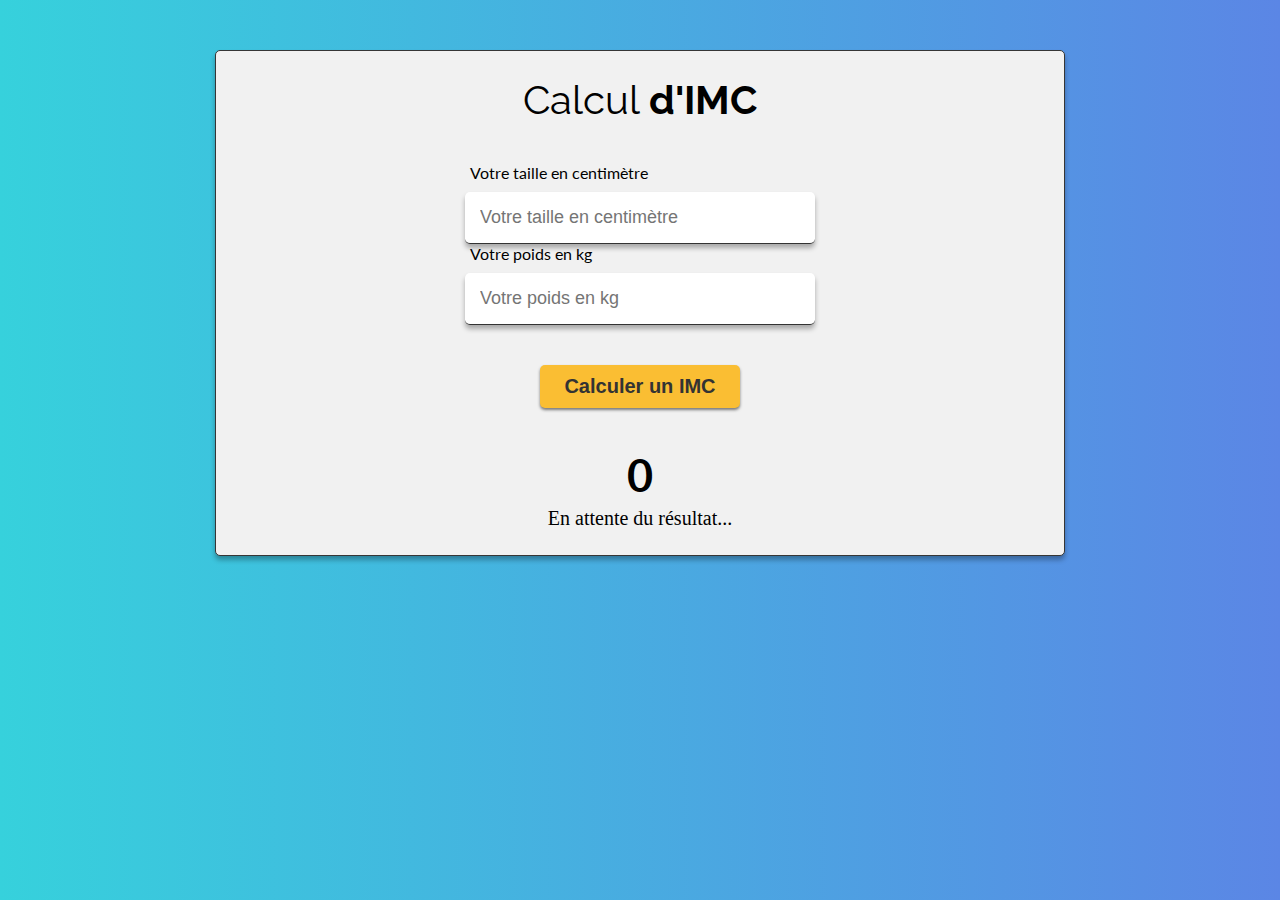
<file: 1.IMC/index.html>
<!DOCTYPE html>
<html lang="fr">
  <head>
    <meta charset="UTF-8" />
    <meta http-equiv="X-UA-Compatible" content="IE=edge" />
    <meta name="viewport" content="width=device-width, initial-scale=1.0" />
    <title>Calcul IMC</title>
    <link rel="stylesheet" href="./style.css" />
    <link rel="preconnect" href="https://fonts.googleapis.com" />
    <link rel="preconnect" href="https://fonts.gstatic.com" crossorigin />
    <link
      href="https://fonts.googleapis.com/css2?family=Lato:wght@100;300;400;700;900&family=Raleway:wght@100;200;300;400;500;600;700;800;900&display=swap"
      rel="stylesheet"
    />
  </head>
  <body>
    <div class="container">
      <h1>Calcul <span>d'IMC</span></h1>
      <form>
        <div class="inputs-container"> 
          <div class="input-group">
            <label for="height">Votre taille en centimètre</label>
            <input 
              type="number"
              placeholder="Votre taille en centimètre"
              id="height"
              class="height-input"
            >
            <label for="weight">Votre poids en kg</label>
            <input 
              type="number"
              placeholder="Votre poids en kg"
              id="weight"
              class="weight-input"
            >
          </div>
        </div>
        <button>Calculer un IMC</button>
      </form>
      <div class="info">
        <p class="bmi-value">0</p>
        <p class="result">En attente du résultat...</p>
      </div>
    </div>
    
  <script src="app.js"></script>
  </body>
</html>
</file>
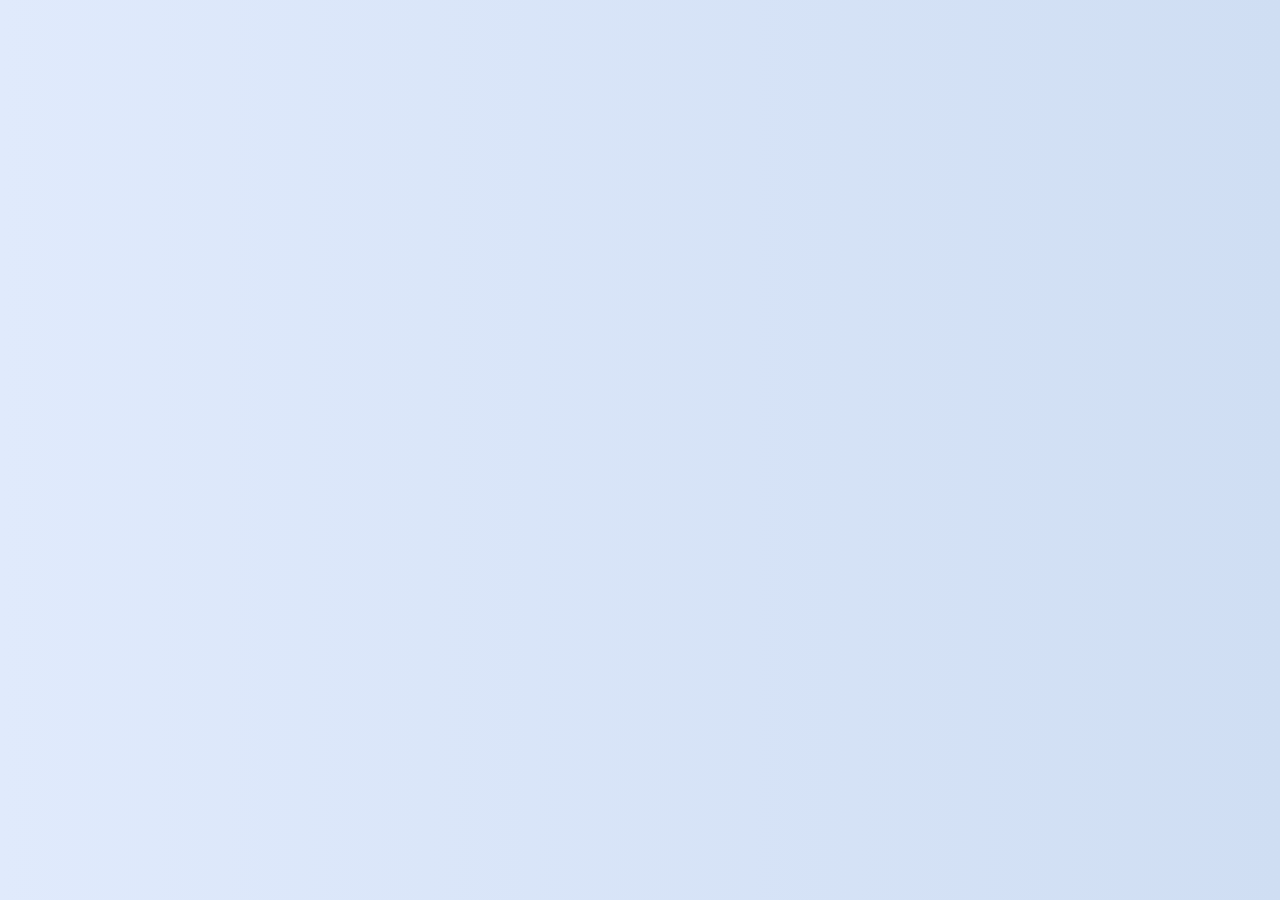
<file: 2.Quizz/index.html>
<!DOCTYPE html>
<html lang="fr">
  <head>
    <meta charset="UTF-8" />
    <meta name="viewport" content="width=device-width, initial-scale=1.0" />
    <title>Quizz JS</title>
    <link rel="stylesheet" href="style.css" />
    <link rel="preconnect" href="https://fonts.googleapis.com">
    <link rel="preconnect" href="https://fonts.gstatic.com" crossorigin>
    <link href="https://fonts.googleapis.com/css2?family=Open+Sans:wght@300;400;500;600;700;800&family=Roboto:wght@100;300;400;500;700;900&display=swap" rel="stylesheet">
  </head>
  <body>
    

    <script src="app.js"></script>
  </body>
</html>
</file>
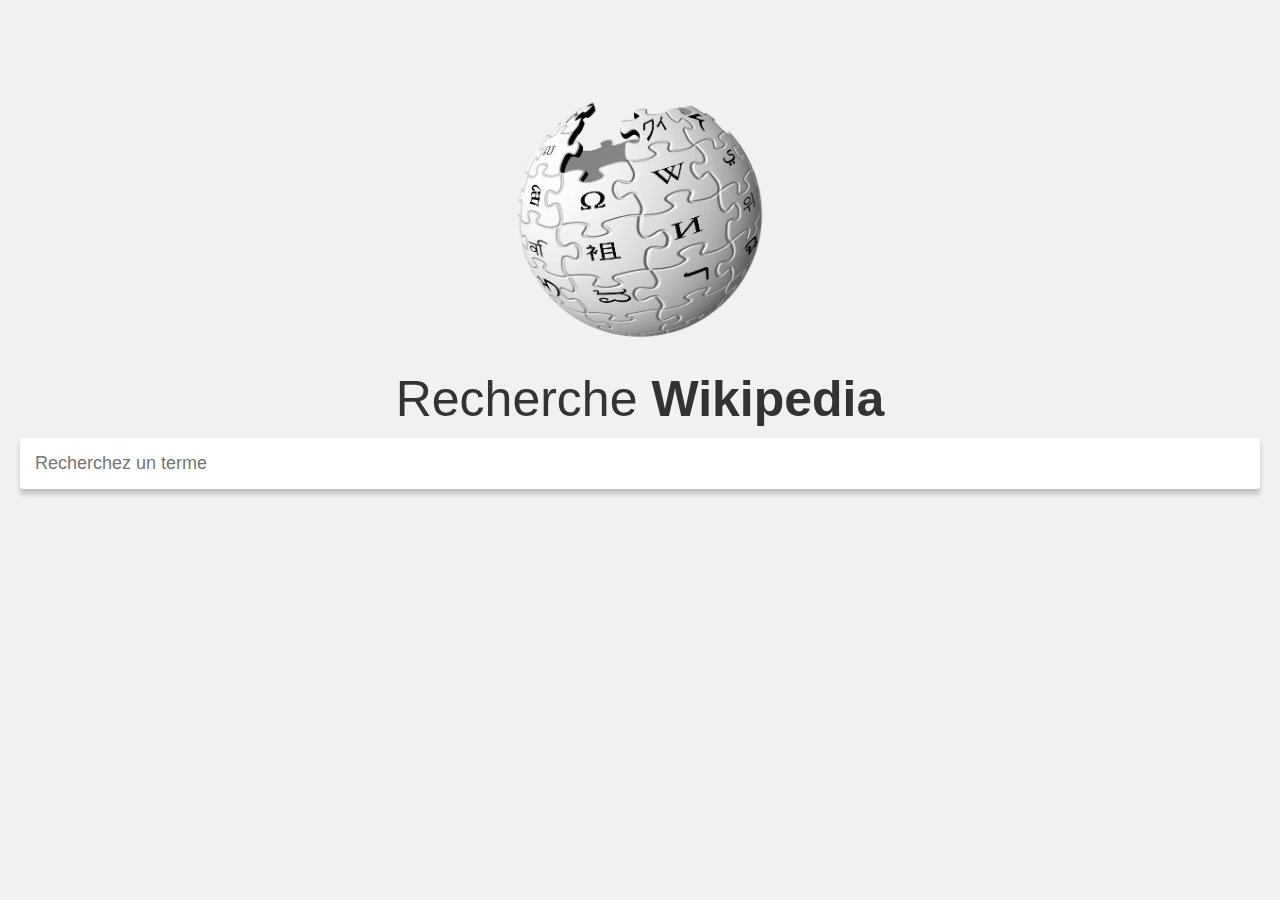
<file: 3.WikiApp/index.html>
<!DOCTYPE html>
<html lang="fr">

<head>
  <meta charset="UTF-8" />
  <meta name="viewport" content="width=device-width, initial-scale=1.0" />
  <title>Wiki API</title>
  <link rel="stylesheet" href="style.css" />
</head>

<body>
  <img src="images/wiki-logo.png" alt="wikipedia logo" class="wiki-logo">
  <h1>Recherche <span>Wikipedia</span></h1>
  <form action="">
    <input type="text" name="" id="" class="search-input" placeholder="Recherchez un terme">
  </form>

  <p class="error-msg"></p>

  <div class="result-display"></div>

  <div class="loader">
    <span class="dot"></span>
    <span class="dot"></span>
    <span class="dot"></span>
  </div>

  <script type="module" src="app.js"></script>
</body>

</html>
</file>
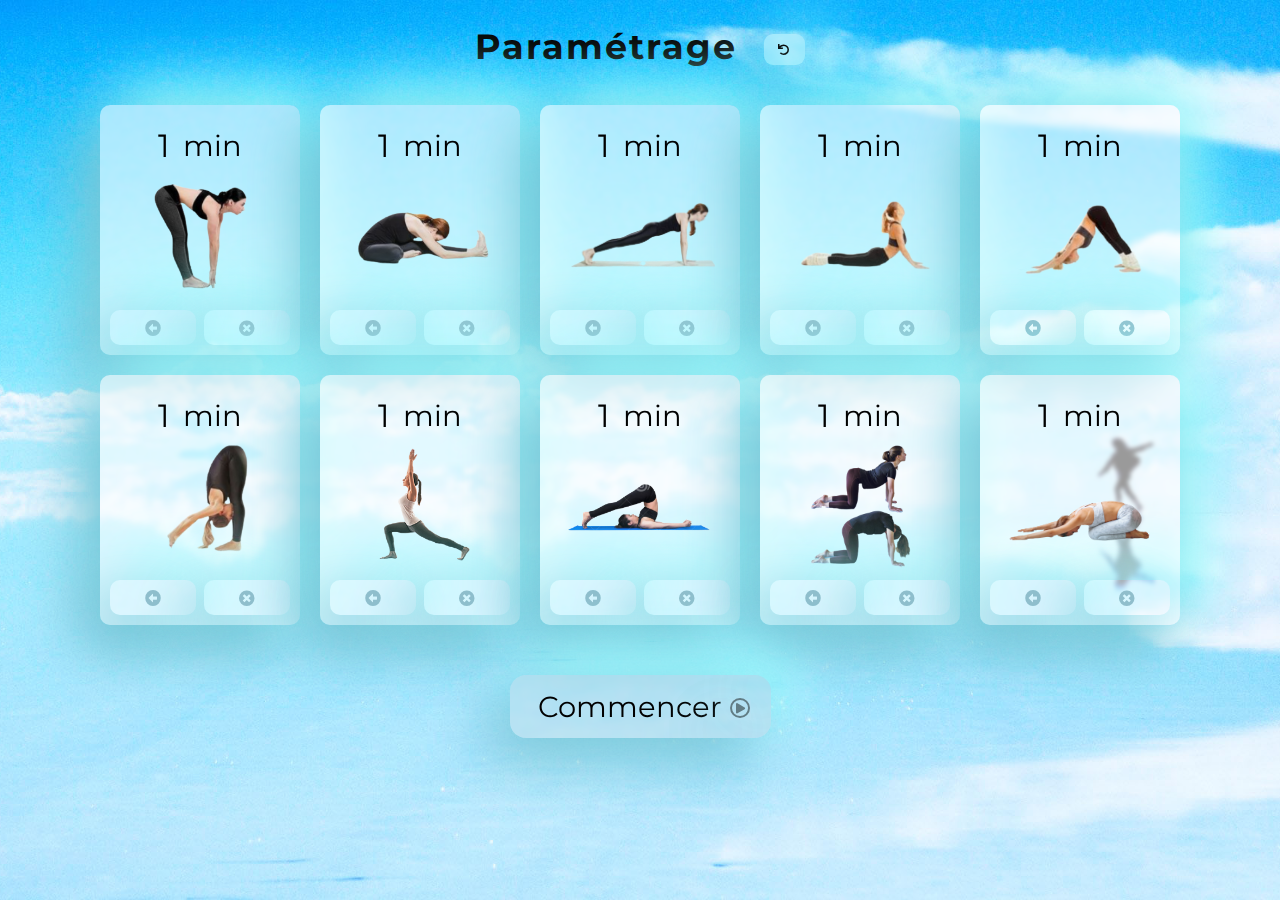
<file: 4.yoga-routine/index.html>
<!DOCTYPE html>
<html lang="en">
  <head>
    <meta charset="UTF-8" />
    <meta http-equiv="X-UA-Compatible" content="IE=edge" />
    <meta name="viewport" content="width=device-width, initial-scale=1.0" />
    <title>Daily Routine</title>
    <link rel="shortcut icon" href="./img/logo.png" />
    <link
      rel="stylesheet"
      href="https://cdnjs.cloudflare.com/ajax/libs/font-awesome/5.15.3/css/all.min.css"
    />
    <link rel="stylesheet" href="./style.css" />
  </head>

  <body>
    <div class="app">
      <h1></h1>
      <main></main>
      <div class="btn-container"></div>
    </div>

    <script type="module" src="index.js"></script>
  </body>
</html>
</file>
<file: 1.IMC/style.css>
.container {
  max-width: 850px;
  background: #f1f1f1;
  border: 1px solid #363636;
  padding: 25px;
  margin: 0 auto;
  border-radius: 5px;
  box-shadow: 0 4px 5px rgba(0, 0, 0, 0.3);
}

.inputs-container {
  display: flex;
  justify-content: center;
}

.inputs-container label {
  display: block;
  margin-bottom: 10px;
  margin-left: 5px;
}

.inputs-container input {
  min-width: 350px;
  font-size: 18px;
  padding: 15px;
  border: none;
  border-bottom: 1px solid #333;
  box-shadow: 0 4px 5px rgba(0, 0, 0, 0.3);
  border-radius: 5px;
}

.inputs-container input:focus {
  outline: 1px solid rgba(34, 34, 34, 0.7450980392);
}

.input-group:nth-child(2) {
  margin-left: 20px;
}

h1 {
  font-family: Raleway, sans-serif;
  font-size: 40px;
  text-align: center;
  margin-bottom: 40px;
  font-weight: 400;
}

h1 span {
  font-weight: 700;
}

form button {
  font-size: 20px;
  min-width: 200px;
  margin: 40px auto;
  display: block;
  padding: 10px;
  border: none;
  font-weight: 700;
  border-radius: 5px;
  color: #333;
  cursor: pointer;
  background: #fabe33;
  box-shadow: 0 2px 3px rgba(0, 0, 0, 0.5);
}

form button:hover {
  background: #f2b527;
}

.info {
  text-align: center;
}

.bmi-value {
  font-size: 45px;
  margin-bottom: 5px;
  font-weight: bolder;
}

.result {
  font-family: Raleway sans-serif;
  font-size: 20px;
}

*,
::before,
::after {
  box-sizing: border-box;
  margin: 0;
  padding: 0;
}

body {
  min-height: 100vh;
  font-family: Lato, Helvetica, sans-serif;
  background: linear-gradient(to right, #36d1dc, #5b86e5);
  padding: clamp(20px, 5vw, 50px) 10px 10px;
}

@media (max-width: 800px) {
  .container {
    max-width: 600px;
  }
  .inputs-container {
    flex-direction: column;
    align-items: center;
  }
  .input-group:nth-child(2) {
    margin-top: 30px;
    margin-left: 0;
  }
  .input-group {
    width: 100%;
  }
  .input-group input {
    width: 100%;
    min-width: auto;
  }
}

/*# sourceMappingURL=style.css.map */
</file>
<file: 2.Quizz/style.css>
*,
::before,
::after {
  box-sizing: border-box;
  margin: 0;
  padding: 0;
}

body {
  min-height: 100vh;
  font-family: Open sans, sans-serif;
  background: linear-gradient(to right, #e0eafc, #cfdef3);
  padding: clamp(20px, 5vw, 50px) 20px 10px;
}
</file>
<file: 3.WikiApp/style.css>
*,
::before,
::after {
  box-sizing: border-box;
  margin: 0;
  padding: 0;
}
body {
  min-height: 100vh;
  background: #f1f1f1;
  font-family: Arial, Helvetica, sans-serif;
  padding: clamp(20px, 5vw, 50px) 20px 20px;
}

.wiki-logo {
  width: clamp(100px, 25vw, 250px);
  display: block;
  margin: 50px auto 0;
}
h1 {
  font-size: clamp(20px, 5vw, 50px);
  color: #333;
  text-align: center;
  margin: 20px 0 10px;
  font-weight: 100;
}

h1 span {
  font-weight: 800;
}

form {
  min-width: 800px;
  margin: 0 auto 30px;
}

input {
  display: block;
  width: 100%;
  margin: 0 auto;
  padding: 15px;
  font-size: 18px;
  border: none;
  border-radius: 3px;
  box-shadow: 0 5px 5px rgba(0,0,0,0.2);
}

.error-msg {
  text-align: center;
  color: #454545;
}

.result-display {
  max-width: 600px;
  margin: 70px auto;
}

.loader {
  display: none;
  justify-content: center;
}

.dot {
  display: block;
  width: 15px;
  height: 15px;
  border-radius: 50%;
  background: #111;
  margin: 0 3px;
  animation: load  0.3s infinite ease-in-out alternate;
}
.dot:nth-child(2) {
  animation-delay: 0.1s;
}
.dot:nth-child(2) {
  animation-delay: 0.2s;
}
@keyframes load {
  to {
    transform: translateY(10px);
  }
}

.result-item {
  margin-bottom: 20px;
}

.result-title {
  font-size: 22px;
}

.result-snipet {
  font-size: 15px;
  color: #444;
}

.result-link {
  color: #006621;
  text-decoration: none;
  display: block;
  overflow-wrap: break-word;
}
</file>
<file: 4.yoga-routine/style.css>
@import url("https://fonts.googleapis.com/css2?family=Montserrat:wght@100&display=swap");

* {
  margin: 0;
  padding: 0;
  box-sizing: border-box;
  list-style-type: none;
  font-family: "Montserrat", sans-serif;
  text-align: center;
}
i,
button {
  cursor: pointer;
  background: transparent;
  border: none;
  outline: none;
  transition: 0.25s;
  box-shadow: -20px 20px 60px #75c2d4, 20px -20px 60px #9fffff;
}
button:hover {
  transform: translateX(4px);
}
body {
  background: url(./img/Salar-de-Uyuni-Bolivia-Dry-salt-flats-Travelwithmk.com_.jpg)
    fixed center/cover;
}
h1 {
  font-size: 2.2rem;
  letter-spacing: 2px;
  margin: 25px 0 25px;
}
.fa-undo {
  font-size: 0.7rem;
  backdrop-filter: blur(2px);
  padding: 10px 14px;
  border-radius: 9px;
  margin-left: 15px;
  background: #c4f7fc8a;
  box-shadow: -20px 20px 60px #75c2d4, 20px -20px 60px #9fffff;
  cursor: pointer;
  transform: translateY(-5px);
  transition: 0.2s;
}
.fa-undo:hover {
  background: white;
  transform: translate(3px, -5px);
}
main {
  display: flex;
  justify-content: center;
  align-items: center;
  max-width: 1100px;
  margin: 0 auto;
}
ul {
  display: flex;
  flex-wrap: wrap;
  justify-content: center;
  margin: 0 auto;
}
li {
  flex: 1 0 15%;
  max-width: 250px;
  min-height: 250px;
  margin: 10px;
  padding: 25px 10px 10px;
  border-radius: 10px;
  backdrop-filter: blur(2px);
  background: rgba(255, 255, 255, 0.603);
  box-shadow: -20px 20px 60px #75c2d4, 20px -20px 60px #9fffff;
  display: grid;
  grid-template-rows: 30px 1fr 35px;
  grid-template-columns: 50% 50%;
  grid-template-areas:
    "a a"
    "b b"
    "c d";
}
.card-header {
  display: flex;
  justify-content: center;
  grid-area: a;
}
input[type="number"] {
  background: transparent;
  border: none;
  font-size: 2rem;
  width: 55px;
  z-index: 3;
  outline: none;
  margin-left: 2px;
}
li span {
  font-size: 1.8rem;
  text-align: left;
  transform: translate(-16px, -2px);
}
img {
  max-height: 150px;
  max-width: 150px;
  align-self: center;
  margin: 0 auto;
  grid-area: b;
}
li i {
  font-size: 1rem;
  color: #90becc;
  border-radius: 10px;
  transition: 0.1s;
  display: grid;
  align-items: center;
  justify-items: center;
  position: relative;
}
li i:hover {
  background: white;
  transform: scale(1.03);
}
.arrow {
  margin-right: 4px;
}
.deleteBtn {
  margin-left: 4px;
}
.arrow:before,
.deleteBtn:before {
  transform: translate(-50%, -50%);
  position: absolute;
  top: 50%;
  left: 50%;
}
#start {
  margin: 40px 0 80px;
  background: #d7d8d848;
  padding: 14px 28px;
  font-size: 1.8rem;
  border-radius: 16px;
  backdrop-filter: blur(3px);
}
#start:hover {
  background: white;
}
#start i {
  transform: translate(8px, -1px);
  color: #627c85;
  font-size: 1.3rem;
}
.exercice-container {
  border-radius: 20px;
  backdrop-filter: blur(3px);
  background: rgba(255, 255, 255, 0.503);
  box-shadow: -20px 20px 60px #75c2d4, 20px -20px 60px #aef8f8ad;
  padding: 50px 0;
  width: 70%;
  min-width: 250px;
  max-width: 600px;
}
.exercice-container p {
  font-size: 5rem;
  letter-spacing: 10px;
  margin: 0;
}
.exercice-container img {
  max-height: 200px;
  max-width: 200px;
  margin: 10px;
}
.exercice-container div {
  font-size: 2rem;
  margin-top: 30px;
  letter-spacing: 8px;
}
.btn-reboot {
  backdrop-filter: blur(2px);
  background: rgba(255, 255, 255, 0.281);
  box-shadow: -20px 20px 60px #75c2d4, 20px -20px 60px #9fffff;
  padding: 10px;
  border-radius: 12px;
  font-size: 1.1rem;
}
.btn-reboot .fa-times-circle {
  font-size: 0.85rem;
  color: rgb(85, 84, 84);
  margin-left: 4px;
}
@media screen and (max-width: 510px) {
  li {
    min-width: 90%;
  }
}
@media screen and (min-width: 600px) {
  .exercice-container img {
    max-height: 500px;
    max-width: 500px;
  }
}
</file>
